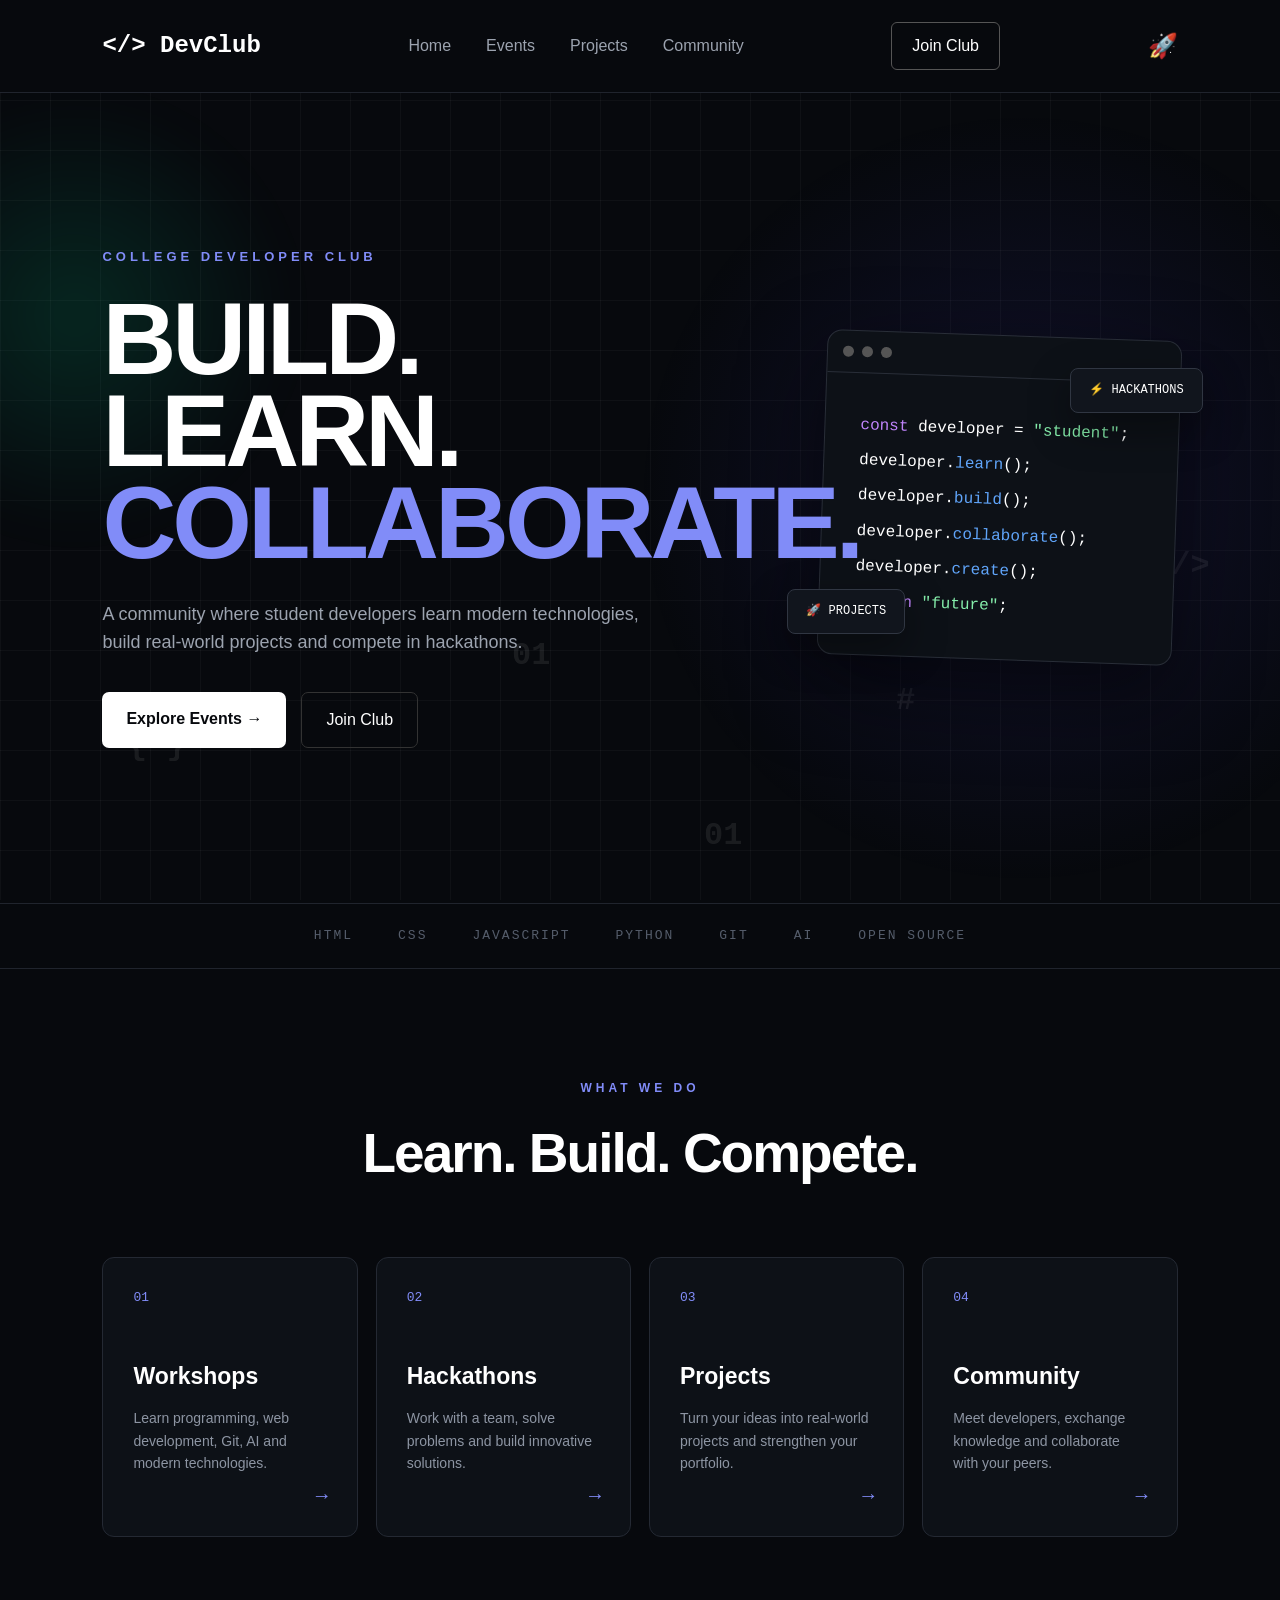
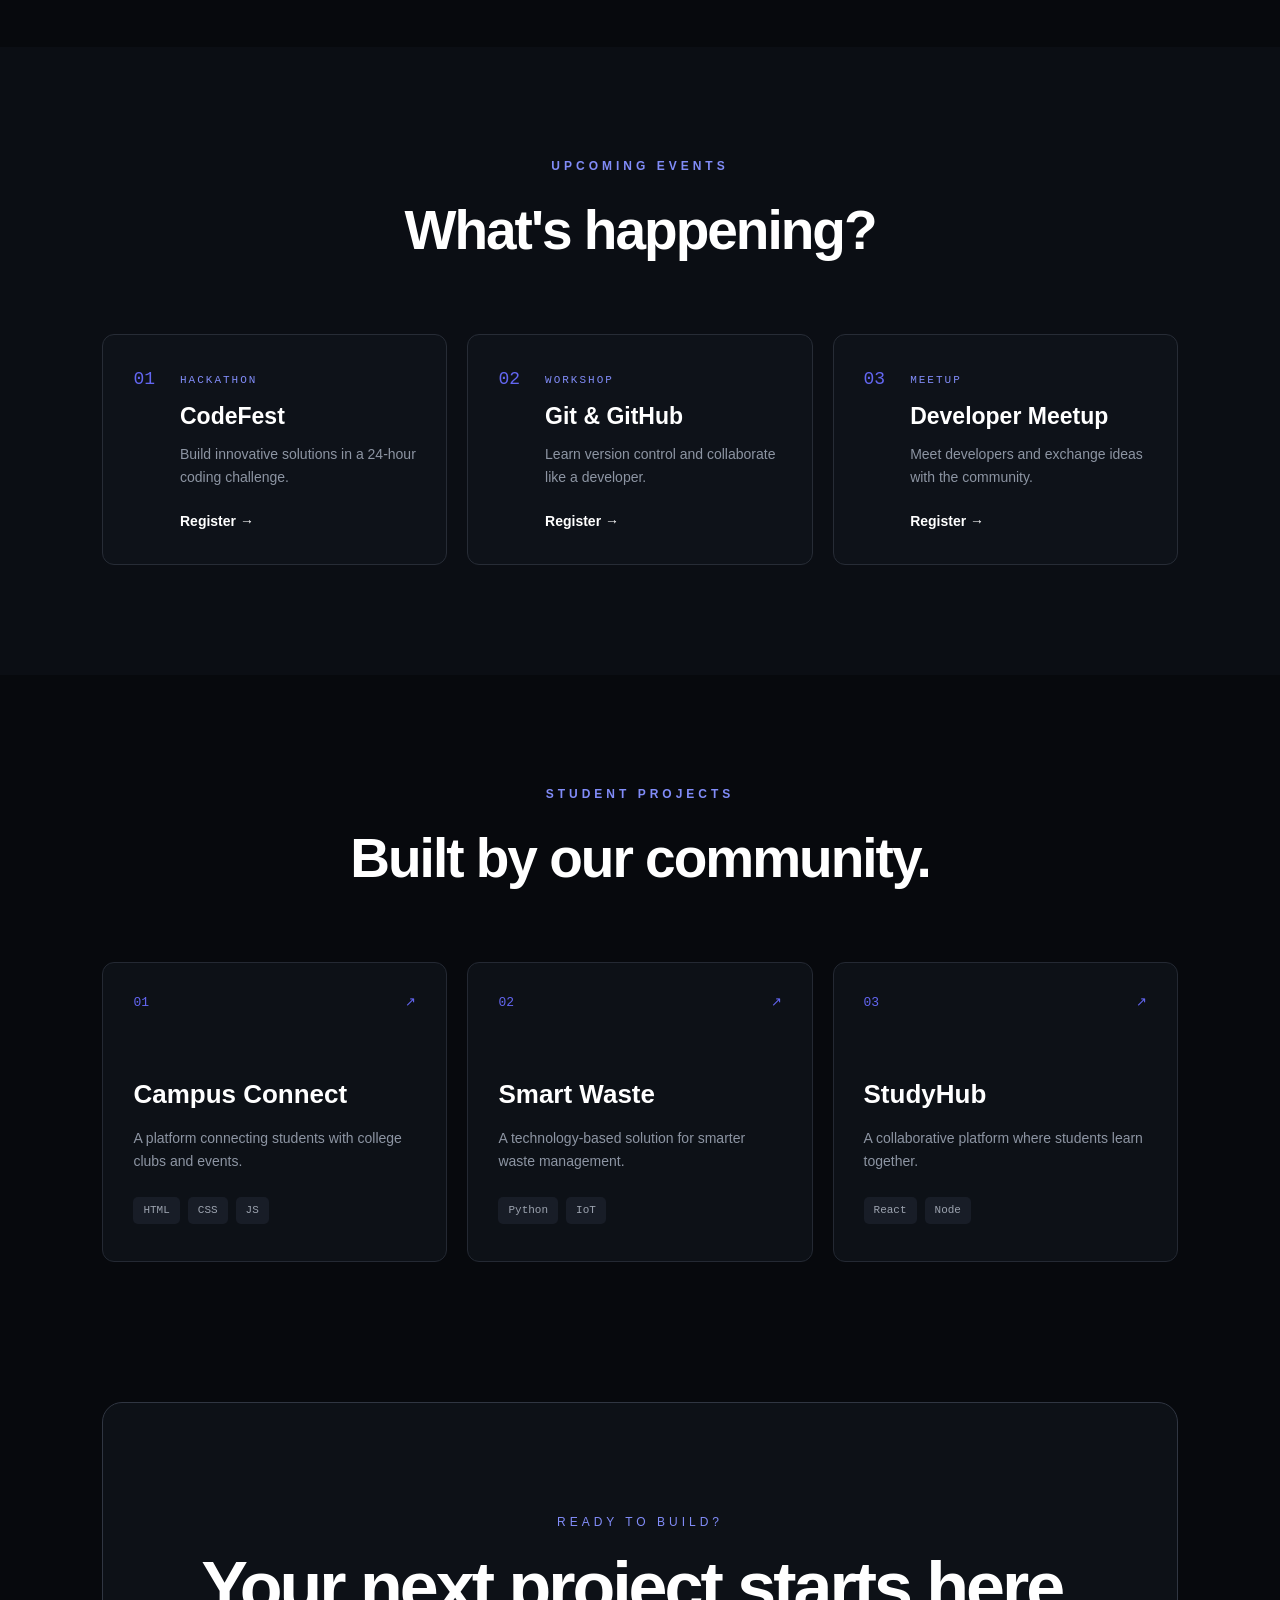
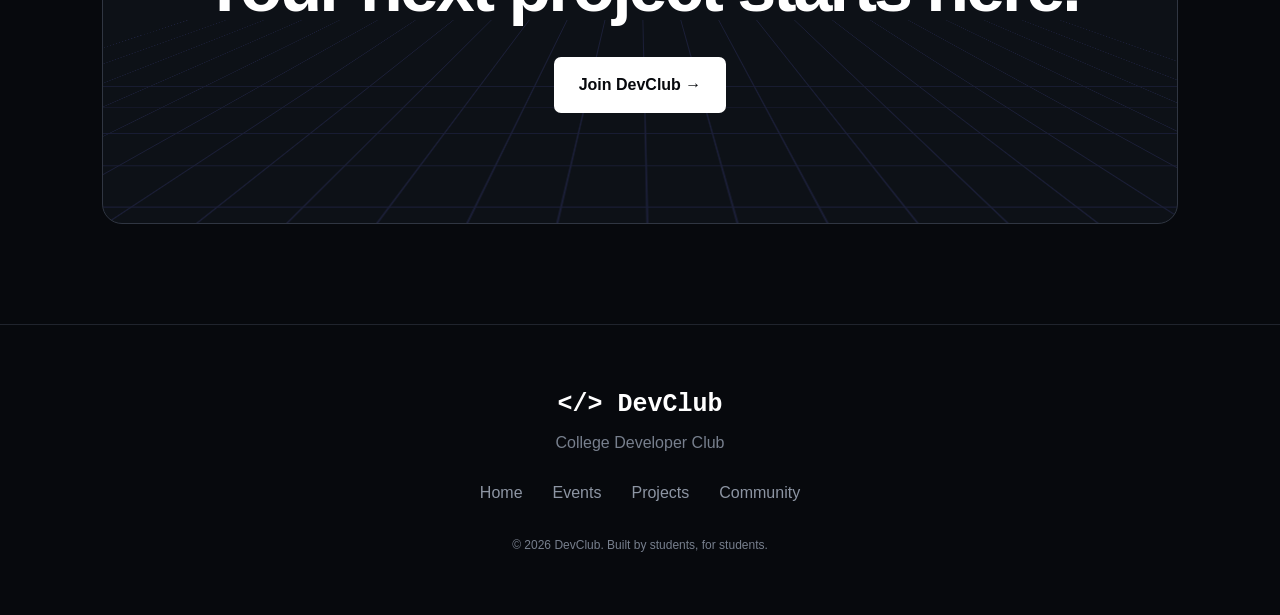
<file: index.html>
<!DOCTYPE html>
<html lang="en">

<head>
    <meta charset="UTF-8">
    <meta name="viewport" content="width=device-width, initial-scale=1.0">

    <title>DevClub | College Developer Club</title>

    <link rel="stylesheet" href="style.css">
</head>

<body>
    <div class="animated-bg">
    <span class="code-symbol">{ }</span>
    <span class="code-symbol">&lt;/&gt;</span>
    <span class="code-symbol">01</span>
    <span class="code-symbol">01</span>
    <span class="code-symbol">#</span>
    <span class="code-symbol">()</span>
    <span class="code-symbol">&lt;/&gt;</span>
    <span class="code-symbol">;</span>
</div>

    <!-- ================= NAVBAR ================= -->

    <header>
        <nav class="navbar">

            <div class="logo">
                &lt;/&gt; DevClub
            </div>

            <div class="nav-links">
                <a href="#home">Home</a>
                <a href="#events">Events</a>
                <a href="#projects">Projects</a>
                <a href="#community">Community</a>
            </div>

            <a href="#join" class="nav-button">
                Join Club
            </a>
            <span class="rocket">
    🚀
    <span class="flame">🔥</span>
</span>
        </nav>
    </header>


    <!-- ================= HERO ================= -->

    <main>

        <section class="hero" id="home">

            <div class="hero-content">

                <p class="eyebrow">
                    COLLEGE DEVELOPER CLUB
                </p>

                <h1>
                    BUILD.<br>
                    LEARN.<br>
                    <span>COLLABORATE.</span>
                </h1>

                <p class="hero-text">
                    A community where student developers
                    learn modern technologies, build real-world
                    projects and compete in hackathons.
                </p>

                <div class="hero-buttons">

                    <a href="#events" class="primary-btn">
                        Explore Events →
                    </a>

                    <a href="#join" class="secondary-btn">
                        Join Club
                    </a>

                </div>

            </div>


            <!-- CODE VISUAL -->

            <div class="hero-visual">

                <div class="code-window">

                    <div class="window-bar">

                        <span></span>
                        <span></span>
                        <span></span>

                    </div>

                    <div class="code-content">

                        <p>
                            <span class="purple">const</span>
                            developer =
                            <span class="green">"student"</span>;
                        </p>

                        <p>
                            developer.<span class="blue">learn</span>();
                        </p>

                        <p>
                            developer.<span class="blue">build</span>();
                        </p>

                        <p>
                            developer.<span class="blue">collaborate</span>();
                        </p>

                        <p>
                            developer.<span class="blue">create</span>();
                        </p>

                        <p>
                            <span class="purple">return</span>
                            <span class="green">"future"</span>;
                        </p>

                    </div>

                </div>

                <div class="floating-card card-one">
                    ⚡ HACKATHONS
                </div>

                <div class="floating-card card-two">
                    🚀 PROJECTS
                </div>

            </div>

        </section>


        <!-- ================= MARQUEE ================= -->

        <div class="tech-strip">

            <span>HTML</span>
            <span>CSS</span>
            <span>JAVASCRIPT</span>
            <span>PYTHON</span>
            <span>GIT</span>
            <span>AI</span>
            <span>OPEN SOURCE</span>

        </div>


        <!-- ================= WHAT WE DO ================= -->

        <section class="section" id="community">

            <div class="section-heading">

                <p>WHAT WE DO</p>

                <h2>
                    Learn. Build. Compete.
                </h2>

            </div>


            <div class="feature-grid">

                <div class="feature-card">

                    <div class="icon">01</div>

                    <h3>Workshops</h3>

                    <p>
                        Learn programming, web development,
                        Git, AI and modern technologies.
                    </p>

                    <span class="arrow">→</span>

                </div>


                <div class="feature-card">

                    <div class="icon">02</div>

                    <h3>Hackathons</h3>

                    <p>
                        Work with a team, solve problems
                        and build innovative solutions.
                    </p>

                    <span class="arrow">→</span>

                </div>


                <div class="feature-card">

                    <div class="icon">03</div>

                    <h3>Projects</h3>

                    <p>
                        Turn your ideas into real-world
                        projects and strengthen your portfolio.
                    </p>

                    <span class="arrow">→</span>

                </div>


                <div class="feature-card">

                    <div class="icon">04</div>

                    <h3>Community</h3>

                    <p>
                        Meet developers, exchange knowledge
                        and collaborate with your peers.
                    </p>

                    <span class="arrow">→</span>

                </div>

            </div>

        </section>


        <!-- ================= EVENTS ================= -->

        <section class="section dark-section" id="events">

            <div class="section-heading">

                <p>UPCOMING EVENTS</p>

                <h2>
                    What's happening?
                </h2>

            </div>


            <div class="events-grid">

                <div class="event-card">

                    <div class="event-number">
                        01
                    </div>

                    <div>

                        <span class="event-tag">
                            HACKATHON
                        </span>

                        <h3>
                            CodeFest
                        </h3>

                        <p>
                            Build innovative solutions
                            in a 24-hour coding challenge.
                        </p>

                        <a href="#">
                            Register →
                        </a>

                    </div>

                </div>


                <div class="event-card">

                    <div class="event-number">
                        02
                    </div>

                    <div>

                        <span class="event-tag">
                            WORKSHOP
                        </span>

                        <h3>
                            Git & GitHub
                        </h3>

                        <p>
                            Learn version control and
                            collaborate like a developer.
                        </p>

                        <a href="#">
                            Register →
                        </a>

                    </div>

                </div>


                <div class="event-card">

                    <div class="event-number">
                        03
                    </div>

                    <div>

                        <span class="event-tag">
                            MEETUP
                        </span>

                        <h3>
                            Developer Meetup
                        </h3>

                        <p>
                            Meet developers and exchange
                            ideas with the community.
                        </p>

                        <a href="#">
                            Register →
                        </a>

                    </div>

                </div>

            </div>

        </section>


        <!-- ================= PROJECTS ================= -->

        <section class="section" id="projects">

            <div class="section-heading">

                <p>STUDENT PROJECTS</p>

                <h2>
                    Built by our community.
                </h2>

            </div>


            <div class="project-grid">


                <div class="project-card">

                    <div class="project-top">
                        <span>01</span>
                        <span>↗</span>
                    </div>

                    <h3>
                        Campus Connect
                    </h3>

                    <p>
                        A platform connecting students
                        with college clubs and events.
                    </p>

                    <div class="tags">
                        <span>HTML</span>
                        <span>CSS</span>
                        <span>JS</span>
                    </div>

                </div>


                <div class="project-card">

                    <div class="project-top">
                        <span>02</span>
                        <span>↗</span>
                    </div>

                    <h3>
                        Smart Waste
                    </h3>

                    <p>
                        A technology-based solution for
                        smarter waste management.
                    </p>

                    <div class="tags">
                        <span>Python</span>
                        <span>IoT</span>
                    </div>

                </div>


                <div class="project-card">

                    <div class="project-top">
                        <span>03</span>
                        <span>↗</span>
                    </div>

                    <h3>
                        StudyHub
                    </h3>

                    <p>
                        A collaborative platform where
                        students learn together.
                    </p>

                    <div class="tags">
                        <span>React</span>
                        <span>Node</span>
                    </div>

                </div>


            </div>

        </section>


        <!-- ================= JOIN ================= -->

        <section class="join-section" id="join">

            <div class="join-content">

                <p>
                    READY TO BUILD?
                </p>

                <h2>
                    Your next project
                    starts here.
                </h2>

                <a href="#" class="join-btn">
                    Join DevClub →
                </a>

            </div>

            <div class="grid-background"></div>

        </section>


    </main>


    <!-- ================= FOOTER ================= -->

    <footer>

        <div class="footer-logo">
            &lt;/&gt; DevClub
        </div>

        <p>
            College Developer Club
        </p>

        <div class="footer-links">

            <a href="#home">Home</a>
            <a href="#events">Events</a>
            <a href="#projects">Projects</a>
            <a href="#community">Community</a>

        </div>

        <p class="copyright">
            © 2026 DevClub. Built by students, for students.
        </p>

    </footer>

</body>

</html>
</file>
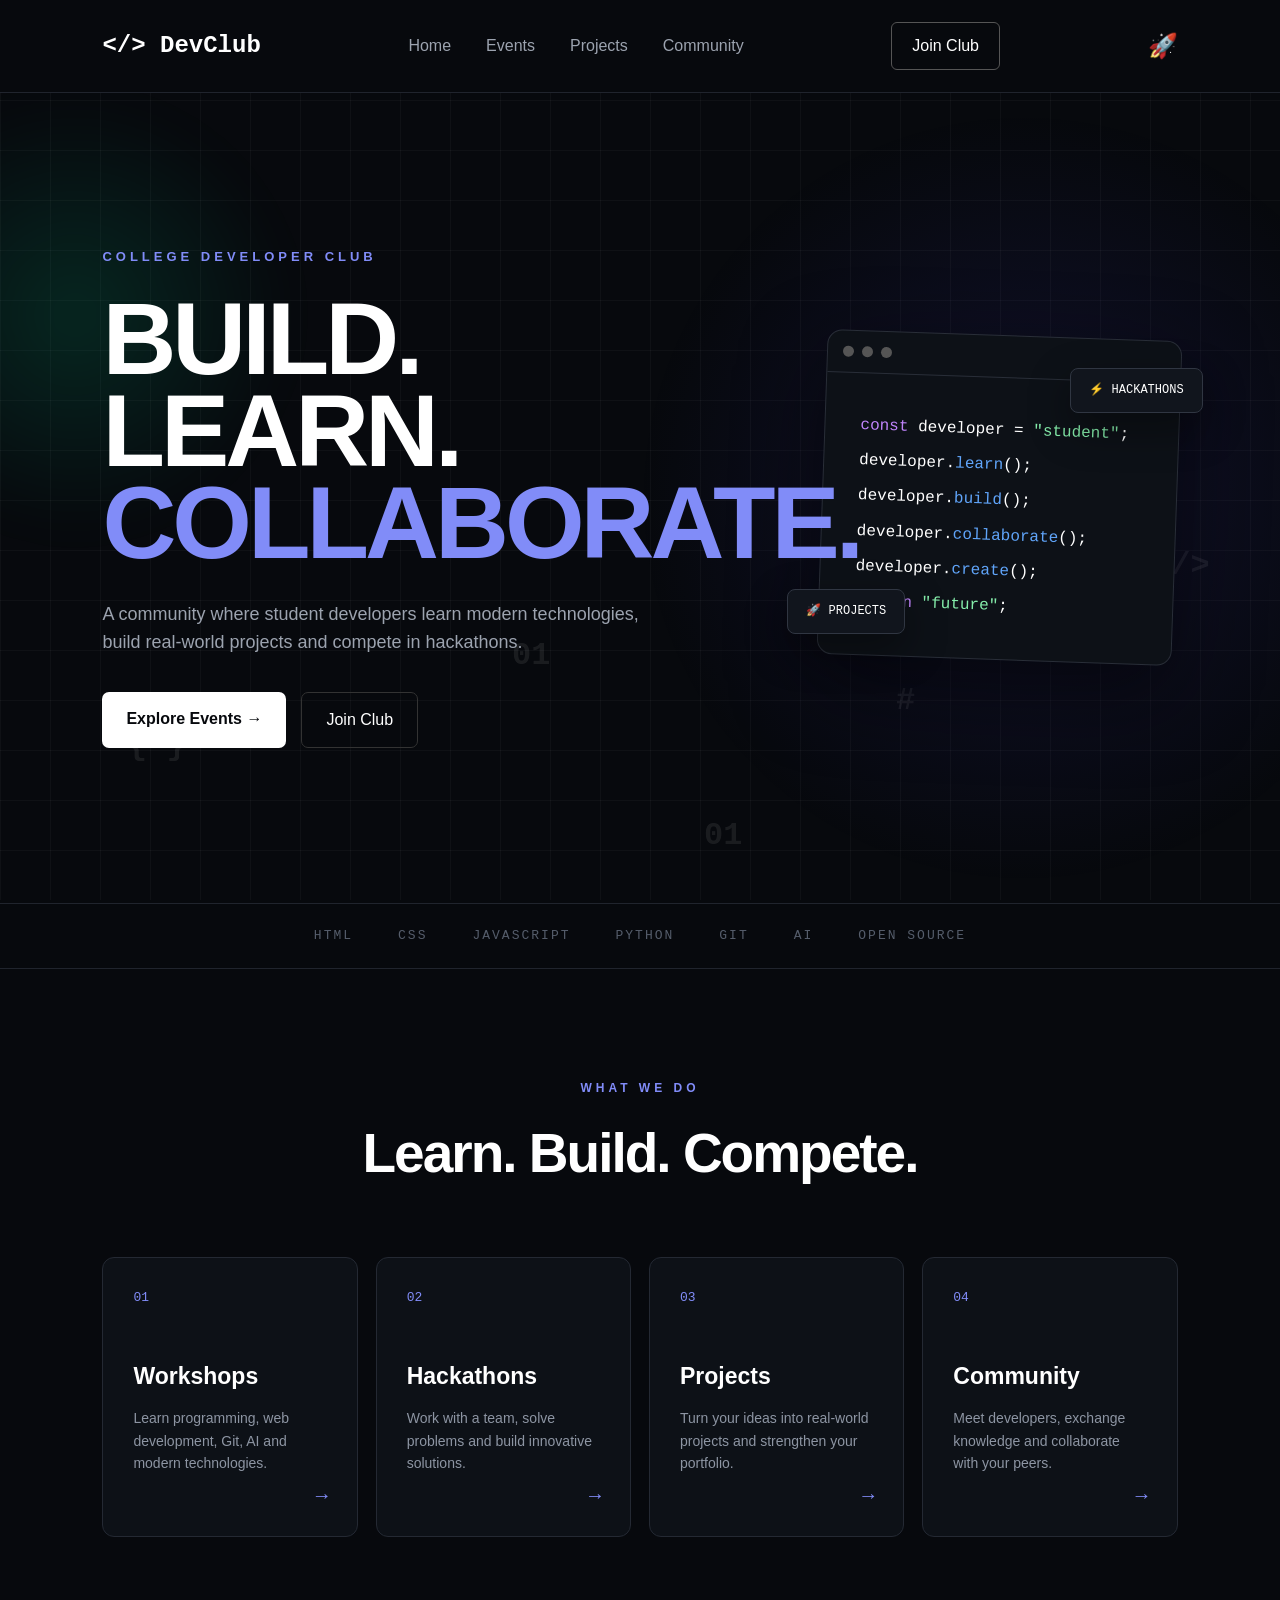
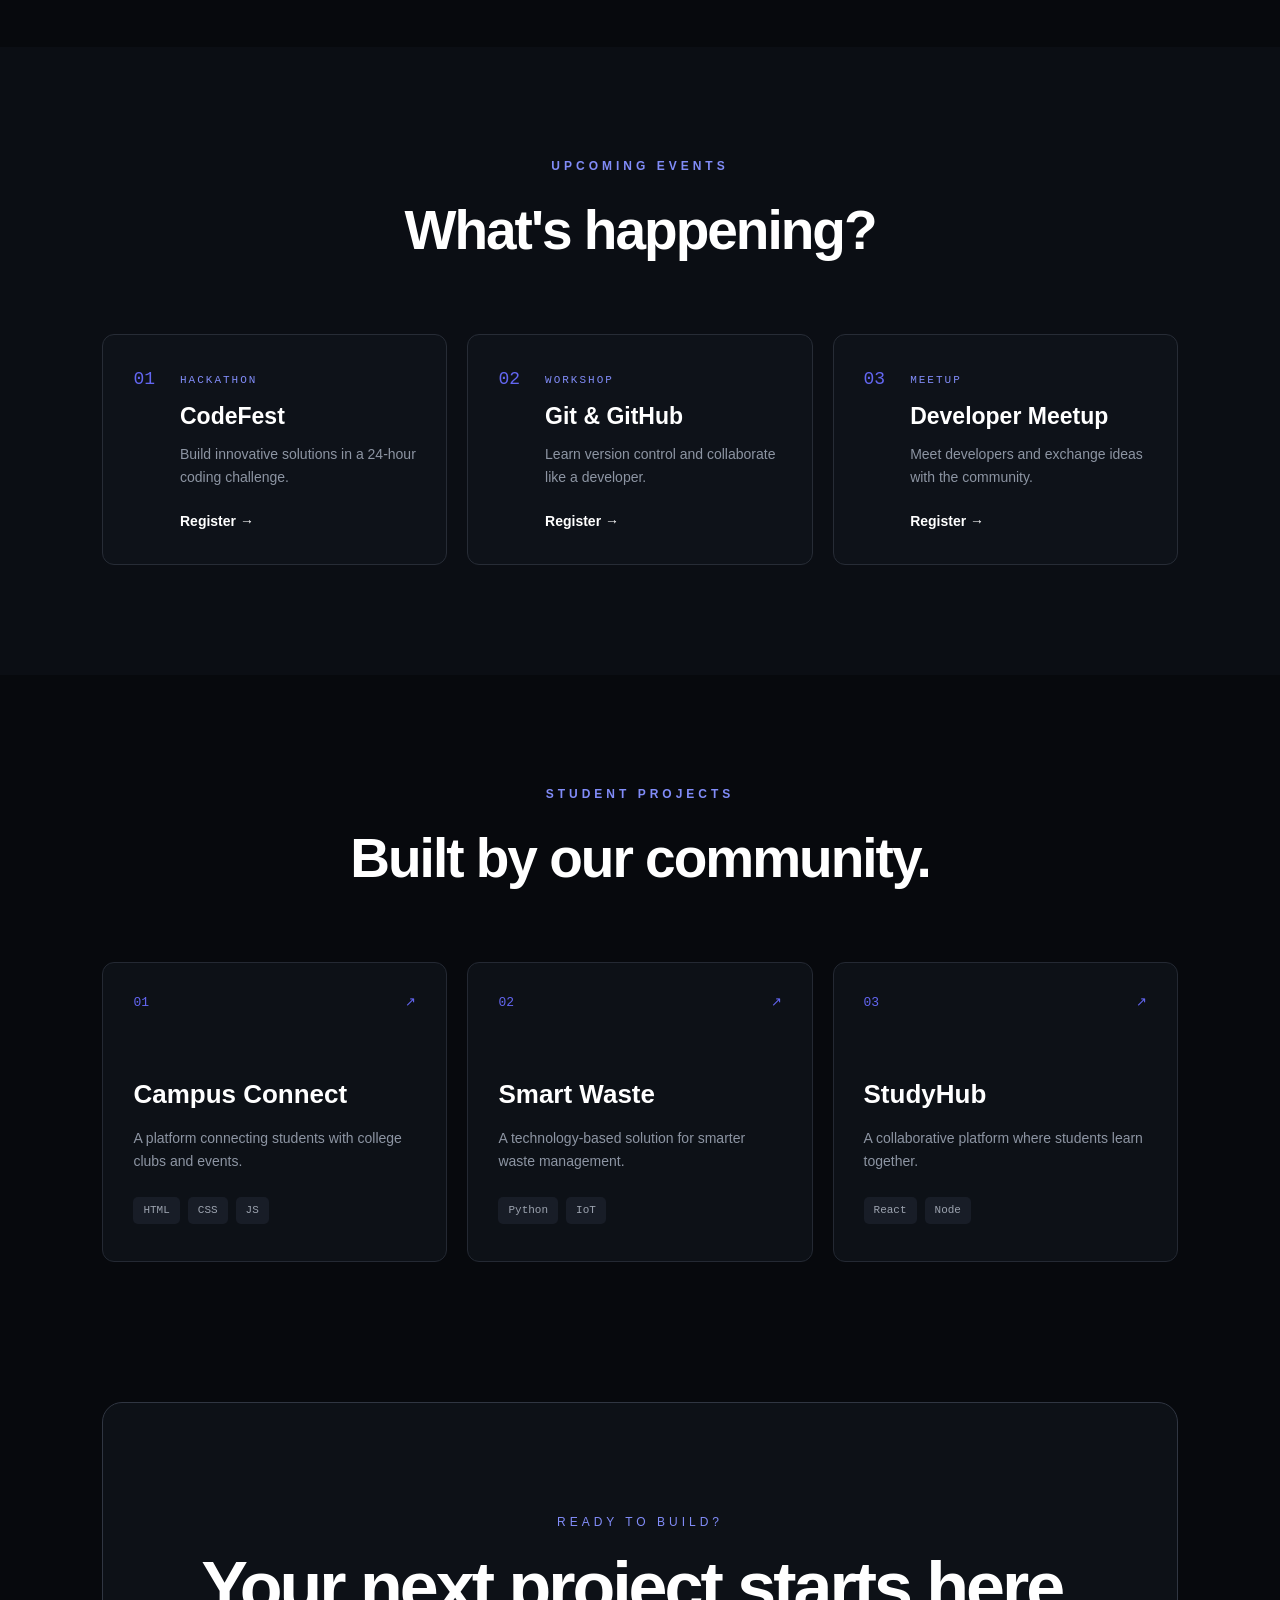
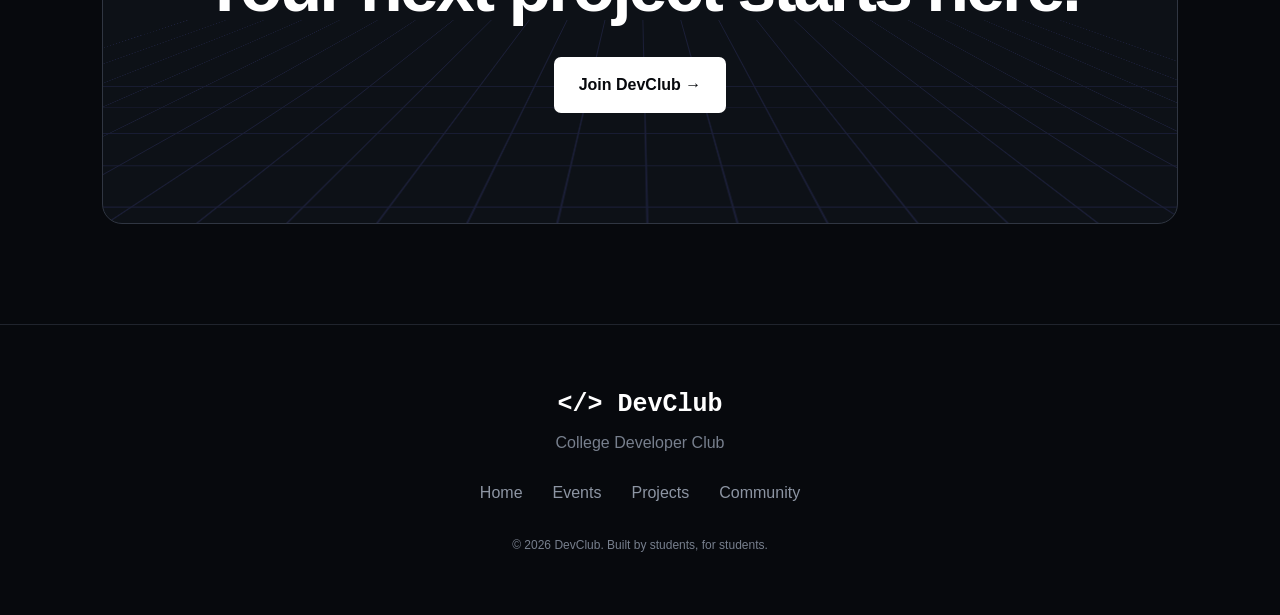
<file: nirman.html>
<!DOCTYPE html>
<html lang="en">

<head>
    <meta charset="UTF-8">
    <meta name="viewport" content="width=device-width, initial-scale=1.0">

    <title>DevClub | College Developer Club</title>

    <link rel="stylesheet" href="style.css">
</head>

<body>
    <div class="animated-bg">
    <span class="code-symbol">{ }</span>
    <span class="code-symbol">&lt;/&gt;</span>
    <span class="code-symbol">01</span>
    <span class="code-symbol">01</span>
    <span class="code-symbol">#</span>
    <span class="code-symbol">()</span>
    <span class="code-symbol">&lt;/&gt;</span>
    <span class="code-symbol">;</span>
</div>

    <!-- ================= NAVBAR ================= -->

    <header>
        <nav class="navbar">

            <div class="logo">
                &lt;/&gt; DevClub
            </div>

            <div class="nav-links">
                <a href="#home">Home</a>
                <a href="#events">Events</a>
                <a href="#projects">Projects</a>
                <a href="#community">Community</a>
            </div>

            <a href="#join" class="nav-button">
                Join Club
            </a>
            <span class="rocket">
    🚀
    <span class="flame">🔥</span>
</span>
        </nav>
    </header>


    <!-- ================= HERO ================= -->

    <main>

        <section class="hero" id="home">

            <div class="hero-content">

                <p class="eyebrow">
                    COLLEGE DEVELOPER CLUB
                </p>

                <h1>
                    BUILD.<br>
                    LEARN.<br>
                    <span>COLLABORATE.</span>
                </h1>

                <p class="hero-text">
                    A community where student developers
                    learn modern technologies, build real-world
                    projects and compete in hackathons.
                </p>

                <div class="hero-buttons">

                    <a href="#events" class="primary-btn">
                        Explore Events →
                    </a>

                    <a href="#join" class="secondary-btn">
                        Join Club
                    </a>

                </div>

            </div>


            <!-- CODE VISUAL -->

            <div class="hero-visual">

                <div class="code-window">

                    <div class="window-bar">

                        <span></span>
                        <span></span>
                        <span></span>

                    </div>

                    <div class="code-content">

                        <p>
                            <span class="purple">const</span>
                            developer =
                            <span class="green">"student"</span>;
                        </p>

                        <p>
                            developer.<span class="blue">learn</span>();
                        </p>

                        <p>
                            developer.<span class="blue">build</span>();
                        </p>

                        <p>
                            developer.<span class="blue">collaborate</span>();
                        </p>

                        <p>
                            developer.<span class="blue">create</span>();
                        </p>

                        <p>
                            <span class="purple">return</span>
                            <span class="green">"future"</span>;
                        </p>

                    </div>

                </div>

                <div class="floating-card card-one">
                    ⚡ HACKATHONS
                </div>

                <div class="floating-card card-two">
                    🚀 PROJECTS
                </div>

            </div>

        </section>


        <!-- ================= MARQUEE ================= -->

        <div class="tech-strip">

            <span>HTML</span>
            <span>CSS</span>
            <span>JAVASCRIPT</span>
            <span>PYTHON</span>
            <span>GIT</span>
            <span>AI</span>
            <span>OPEN SOURCE</span>

        </div>


        <!-- ================= WHAT WE DO ================= -->

        <section class="section" id="community">

            <div class="section-heading">

                <p>WHAT WE DO</p>

                <h2>
                    Learn. Build. Compete.
                </h2>

            </div>


            <div class="feature-grid">

                <div class="feature-card">

                    <div class="icon">01</div>

                    <h3>Workshops</h3>

                    <p>
                        Learn programming, web development,
                        Git, AI and modern technologies.
                    </p>

                    <span class="arrow">→</span>

                </div>


                <div class="feature-card">

                    <div class="icon">02</div>

                    <h3>Hackathons</h3>

                    <p>
                        Work with a team, solve problems
                        and build innovative solutions.
                    </p>

                    <span class="arrow">→</span>

                </div>


                <div class="feature-card">

                    <div class="icon">03</div>

                    <h3>Projects</h3>

                    <p>
                        Turn your ideas into real-world
                        projects and strengthen your portfolio.
                    </p>

                    <span class="arrow">→</span>

                </div>


                <div class="feature-card">

                    <div class="icon">04</div>

                    <h3>Community</h3>

                    <p>
                        Meet developers, exchange knowledge
                        and collaborate with your peers.
                    </p>

                    <span class="arrow">→</span>

                </div>

            </div>

        </section>


        <!-- ================= EVENTS ================= -->

        <section class="section dark-section" id="events">

            <div class="section-heading">

                <p>UPCOMING EVENTS</p>

                <h2>
                    What's happening?
                </h2>

            </div>


            <div class="events-grid">

                <div class="event-card">

                    <div class="event-number">
                        01
                    </div>

                    <div>

                        <span class="event-tag">
                            HACKATHON
                        </span>

                        <h3>
                            CodeFest
                        </h3>

                        <p>
                            Build innovative solutions
                            in a 24-hour coding challenge.
                        </p>

                        <a href="#">
                            Register →
                        </a>

                    </div>

                </div>


                <div class="event-card">

                    <div class="event-number">
                        02
                    </div>

                    <div>

                        <span class="event-tag">
                            WORKSHOP
                        </span>

                        <h3>
                            Git & GitHub
                        </h3>

                        <p>
                            Learn version control and
                            collaborate like a developer.
                        </p>

                        <a href="#">
                            Register →
                        </a>

                    </div>

                </div>


                <div class="event-card">

                    <div class="event-number">
                        03
                    </div>

                    <div>

                        <span class="event-tag">
                            MEETUP
                        </span>

                        <h3>
                            Developer Meetup
                        </h3>

                        <p>
                            Meet developers and exchange
                            ideas with the community.
                        </p>

                        <a href="#">
                            Register →
                        </a>

                    </div>

                </div>

            </div>

        </section>


        <!-- ================= PROJECTS ================= -->

        <section class="section" id="projects">

            <div class="section-heading">

                <p>STUDENT PROJECTS</p>

                <h2>
                    Built by our community.
                </h2>

            </div>


            <div class="project-grid">


                <div class="project-card">

                    <div class="project-top">
                        <span>01</span>
                        <span>↗</span>
                    </div>

                    <h3>
                        Campus Connect
                    </h3>

                    <p>
                        A platform connecting students
                        with college clubs and events.
                    </p>

                    <div class="tags">
                        <span>HTML</span>
                        <span>CSS</span>
                        <span>JS</span>
                    </div>

                </div>


                <div class="project-card">

                    <div class="project-top">
                        <span>02</span>
                        <span>↗</span>
                    </div>

                    <h3>
                        Smart Waste
                    </h3>

                    <p>
                        A technology-based solution for
                        smarter waste management.
                    </p>

                    <div class="tags">
                        <span>Python</span>
                        <span>IoT</span>
                    </div>

                </div>


                <div class="project-card">

                    <div class="project-top">
                        <span>03</span>
                        <span>↗</span>
                    </div>

                    <h3>
                        StudyHub
                    </h3>

                    <p>
                        A collaborative platform where
                        students learn together.
                    </p>

                    <div class="tags">
                        <span>React</span>
                        <span>Node</span>
                    </div>

                </div>


            </div>

        </section>


        <!-- ================= JOIN ================= -->

        <section class="join-section" id="join">

            <div class="join-content">

                <p>
                    READY TO BUILD?
                </p>

                <h2>
                    Your next project
                    starts here.
                </h2>

                <a href="#" class="join-btn">
                    Join DevClub →
                </a>

            </div>

            <div class="grid-background"></div>

        </section>


    </main>


    <!-- ================= FOOTER ================= -->

    <footer>

        <div class="footer-logo">
            &lt;/&gt; DevClub
        </div>

        <p>
            College Developer Club
        </p>

        <div class="footer-links">

            <a href="#home">Home</a>
            <a href="#events">Events</a>
            <a href="#projects">Projects</a>
            <a href="#community">Community</a>

        </div>

        <p class="copyright">
            © 2026 DevClub. Built by students, for students.
        </p>

    </footer>

</body>

</html>
</file>
<file: style.css>
/* ================= RESET ================= */

* {
    margin: 0;
    padding: 0;
    box-sizing: border-box;
}


html {
    scroll-behavior: smooth;
}


body {
    font-family: Arial, Helvetica, sans-serif;

    background: #07090d;

    color: white;

    line-height: 1.6;

    overflow-x: hidden;
}


a {
    text-decoration: none;

    color: inherit;
}


/* ================= NAVBAR ================= */

.navbar {

    display: flex;

    justify-content: space-between;

    align-items: center;

    padding: 22px 8%;

    border-bottom: 1px solid #20242d;

    background: #07090d;

    position: sticky;

    top: 0;

    z-index: 100;
}


.logo {

    font-family: monospace;

    font-size: 24px;

    font-weight: bold;
}


.nav-links {

    display: flex;

    gap: 35px;
}


.nav-links a {

    color: #9ca3af;

    transition: 0.3s;
}


.nav-links a:hover {

    color: white;
}


.nav-button {

    padding: 10px 20px;

    border: 1px solid #555;

    border-radius: 6px;

    transition: 0.3s;
}


.nav-button:hover {

    background: white;

    color: #07090d;
}


/* ================= HERO ================= */

.hero {

    min-height: 90vh;

    display: flex;

    justify-content: space-between;

    align-items: center;

    gap: 70px;

    padding: 90px 8%;

    position: relative;

    background:

        radial-gradient(
            circle at 80% 50%,
            rgba(79, 70, 229, 0.15),
            transparent 35%
        );
}


.hero-content {

    max-width: 650px;

    z-index: 2;
}


.eyebrow {

    color: #818cf8;

    font-size: 13px;

    font-weight: bold;

    letter-spacing: 4px;

    margin-bottom: 25px;
}


.hero h1 {

    font-size: clamp(55px, 8vw, 105px);

    line-height: 0.9;

    letter-spacing: -4px;

    margin-bottom: 30px;
}


.hero h1 span {

    color: #818cf8;
}


.hero-text {

    max-width: 560px;

    color: #9ca3af;

    font-size: 18px;

    margin-bottom: 35px;
}


.hero-buttons {

    display: flex;

    gap: 15px;

    flex-wrap: wrap;
}


.primary-btn,
.secondary-btn {

    padding: 14px 24px;

    border-radius: 7px;

    transition: 0.3s;
}


.primary-btn {

    background: white;

    color: #07090d;

    font-weight: bold;
}


.primary-btn:hover {

    transform: translateY(-4px);

    box-shadow: 0 10px 30px rgba(255,255,255,0.15);
}


.secondary-btn {

    border: 1px solid #333;

    color: white;
}


.secondary-btn:hover {

    border-color: #818cf8;

    color: #818cf8;
}


/* ================= CODE WINDOW ================= */

.hero-visual {

    width: 470px;

    position: relative;
}


.code-window {

    background: #0d1117;

    border: 1px solid #292e38;

    border-radius: 15px;

    overflow: hidden;

    box-shadow:
        0 30px 80px rgba(0,0,0,0.5);

    transform: rotate(2deg);

    transition: 0.5s;
}


.code-window:hover {

    transform: rotate(0deg) translateY(-8px);
}


.window-bar {

    display: flex;

    gap: 8px;

    padding: 15px;

    border-bottom: 1px solid #292e38;
}


.window-bar span {

    width: 11px;

    height: 11px;

    border-radius: 50%;

    background: #555;
}


.code-content {

    padding: 35px;

    font-family: monospace;

    font-size: 16px;

    line-height: 2.2;
}


.purple {

    color: #c084fc;
}


.green {

    color: #86efac;
}


.blue {

    color: #60a5fa;
}


/* ================= FLOATING CARDS ================= */

.floating-card {

    position: absolute;

    padding: 12px 18px;

    background: #11151d;

    border: 1px solid #303642;

    border-radius: 8px;

    font-family: monospace;

    font-size: 12px;

    box-shadow: 0 15px 40px rgba(0,0,0,0.4);

    animation: float 3s ease-in-out infinite;
}


.card-one {

    top: 10%;

    right: -25px;
}


.card-two {

    bottom: 8%;

    left: -35px;

    animation-delay: 1s;
}


@keyframes float {

    0%,
    100% {

        transform: translateY(0);

    }

    50% {

        transform: translateY(-12px);

    }
}


/* ================= TECH STRIP ================= */

.tech-strip {

    display: flex;

    justify-content: center;

    gap: 45px;

    flex-wrap: wrap;

    padding: 22px 8%;

    border-top: 1px solid #20242d;

    border-bottom: 1px solid #20242d;

    color: #555d6b;

    font-family: monospace;

    font-size: 13px;

    letter-spacing: 2px;
}


/* ================= SECTIONS ================= */

.section {

    padding: 110px 8%;
}


.dark-section {

    background: #0b0e14;
}


.section-heading {

    text-align: center;

    margin-bottom: 60px;
}


.section-heading p {

    color: #818cf8;

    font-size: 12px;

    letter-spacing: 4px;

    font-weight: bold;
}


.section-heading h2 {

    font-size: clamp(35px, 5vw, 55px);

    margin-top: 10px;

    letter-spacing: -2px;
}


/* ================= FEATURES ================= */

.feature-grid {

    display: grid;

    grid-template-columns:
        repeat(4, 1fr);

    gap: 18px;
}


.feature-card {

    position: relative;

    min-height: 280px;

    padding: 30px;

    border: 1px solid #242933;

    border-radius: 12px;

    background: #0d1117;

    transition: 0.4s;

    overflow: hidden;
}


.feature-card:hover {

    transform: translateY(-8px);

    border-color: #6366f1;

    background: #10141d;
}


.icon {

    font-family: monospace;

    color: #818cf8;

    margin-bottom: 50px;
}


.feature-card h3 {

    font-size: 23px;

    margin-bottom: 12px;
}


.feature-card p {

    color: #8d95a3;

    font-size: 14px;
}


.arrow {

    position: absolute;

    bottom: 25px;

    right: 25px;

    font-size: 20px;

    color: #818cf8;
}


/* ================= EVENTS ================= */

.events-grid {

    display: grid;

    grid-template-columns:
        repeat(3, 1fr);

    gap: 20px;
}


.event-card {

    display: flex;

    gap: 25px;

    padding: 30px;

    border: 1px solid #272c36;

    border-radius: 12px;

    background: #0e1219;

    transition: 0.3s;
}


.event-card:hover {

    transform: translateY(-5px);

    border-color: #6366f1;
}


.event-number {

    color: #6366f1;

    font-family: monospace;

    font-size: 18px;
}


.event-tag {

    color: #818cf8;

    font-family: monospace;

    font-size: 11px;

    letter-spacing: 2px;
}


.event-card h3 {

    font-size: 23px;

    margin: 8px 0;
}


.event-card p {

    color: #8d95a3;

    font-size: 14px;

    margin-bottom: 20px;
}


.event-card a {

    font-size: 14px;

    font-weight: bold;
}


/* ================= PROJECTS ================= */

.project-grid {

    display: grid;

    grid-template-columns:
        repeat(3, 1fr);

    gap: 20px;
}


.project-card {

    min-height: 300px;

    padding: 30px;

    border: 1px solid #242933;

    border-radius: 12px;

    background: #0d1117;

    transition: 0.4s;
}


.project-card:hover {

    transform: translateY(-8px);

    border-color: #6366f1;
}


.project-top {

    display: flex;

    justify-content: space-between;

    color: #6366f1;

    font-family: monospace;

    margin-bottom: 60px;
}


.project-card h3 {

    font-size: 26px;

    margin-bottom: 12px;
}


.project-card p {

    color: #8d95a3;

    font-size: 14px;

    margin-bottom: 25px;
}


.tags {

    display: flex;

    gap: 8px;

    flex-wrap: wrap;
}


.tags span {

    padding: 5px 10px;

    background: #181d27;

    border-radius: 5px;

    color: #9ca3af;

    font-family: monospace;

    font-size: 11px;
}


/* ================= JOIN ================= */

.join-section {

    position: relative;

    margin: 30px 8% 100px;

    padding: 110px 30px;

    text-align: center;

    border: 1px solid #303642;

    border-radius: 20px;

    overflow: hidden;

    background: #0d1117;
}


.join-content {

    position: relative;

    z-index: 2;
}


.join-content p {

    color: #818cf8;

    letter-spacing: 4px;

    font-size: 12px;
}


.join-content h2 {

    font-size: clamp(40px, 6vw, 70px);

    line-height: 1;

    letter-spacing: -3px;

    margin: 20px 0 35px;
}


.join-btn {

    display: inline-block;

    padding: 15px 25px;

    background: white;

    color: #07090d;

    border-radius: 7px;

    font-weight: bold;

    transition: 0.3s;
}


.join-btn:hover {

    transform: translateY(-4px);

    box-shadow: 0 10px 30px rgba(255,255,255,0.2);
}


/* ================= GRID BACKGROUND ================= */

.grid-background {

    position: absolute;

    inset: 0;

    opacity: 0.15;

    background-image:

        linear-gradient(#6366f1 1px, transparent 1px),

        linear-gradient(90deg, #6366f1 1px, transparent 1px);

    background-size: 45px 45px;

    transform: perspective(500px)
        rotateX(55deg)
        scale(2);

    transform-origin: center bottom;
}


/* ================= FOOTER ================= */

footer {

    padding: 60px 8%;

    text-align: center;

    border-top: 1px solid #20242d;
}


.footer-logo {

    font-family: monospace;

    font-size: 25px;

    font-weight: bold;

    margin-bottom: 5px;
}


footer > p {

    color: #777f8d;
}


.footer-links {

    display: flex;

    justify-content: center;

    gap: 30px;

    margin: 25px 0;
}


.footer-links a {

    color: #8d95a3;

    transition: 0.3s;
}


.footer-links a:hover {

    color: white;
}


.copyright {

    font-size: 12px;

    margin-top: 30px;
}


/* ================= RESPONSIVE ================= */

@media (max-width: 1000px) {

    .hero {

        flex-direction: column;

        text-align: center;

    }


    .hero-content {

        max-width: 750px;

    }


    .hero-text {

        margin-left: auto;

        margin-right: auto;

    }


    .hero-buttons {

        justify-content: center;

    }


    .hero-visual {

        width: 90%;

        max-width: 500px;

    }


    .feature-grid {

        grid-template-columns:
            repeat(2, 1fr);

    }


    .events-grid {

        grid-template-columns: 1fr;

    }


    .project-grid {

        grid-template-columns:
            repeat(2, 1fr);

    }

}


@media (max-width: 650px) {

    .navbar {

        padding: 18px 5%;

    }


    .nav-links {

        display: none;

    }


    .hero {

        padding: 70px 5%;

    }


    .hero h1 {

        font-size: 55px;

        letter-spacing: -2px;

    }


    .hero-text {

        font-size: 16px;

    }


    .hero-visual {

        width: 100%;

    }


    .floating-card {

        display: none;

    }


    .tech-strip {

        gap: 18px;

        font-size: 10px;

    }


    .section {

        padding: 75px 5%;

    }


    .feature-grid {

        grid-template-columns: 1fr;

    }


    .project-grid {

        grid-template-columns: 1fr;

    }


    .join-section {

        margin: 20px 5% 70px;

        padding: 75px 20px;

    }


    .join-content h2 {

        font-size: 42px;

    }


    .footer-links {

        flex-wrap: wrap;

        gap: 18px;

    }

}
/* ================================
   ANIMATED DEVELOPER BACKGROUND
================================ */

body {
    position: relative;
    overflow-x: hidden;
}

/* Moving grid */
body::before {
    content: "";
    position: fixed;
    inset: 0;
    z-index: -3;

    background-image:
        linear-gradient(rgba(255, 255, 255, 0.035) 1px, transparent 1px),
        linear-gradient(90deg, rgba(255, 255, 255, 0.035) 1px, transparent 1px);

    background-size: 50px 50px;

    animation: gridMove 12s linear infinite;
}

@keyframes gridMove {
    from {
        background-position: 0 0;
    }

    to {
        background-position: 50px 50px;
    }
}


/* Glowing moving orbs */

body::after {
    content: "";
    position: fixed;
    width: 450px;
    height: 450px;

    top: 10%;
    left: -150px;

    border-radius: 50%;

    background: radial-gradient(
        circle,
        rgba(0, 255, 180, 0.12),
        transparent 70%
    );

    filter: blur(20px);

    z-index: -2;

    animation: orbMove 12s ease-in-out infinite alternate;
}

@keyframes orbMove {
    0% {
        transform: translate(0, 0);
    }

    50% {
        transform: translate(70vw, 30vh);
    }

    100% {
        transform: translate(20vw, 70vh);
    }
}


/* Floating code symbols */

.animated-bg {
    position: fixed;
    inset: 0;

    pointer-events: none;

    overflow: hidden;

    z-index: -1;
}

.code-symbol {
    position: absolute;

    font-family: monospace;
    font-size: 32px;
    font-weight: bold;

    opacity: 0.08;

    animation: floatCode linear infinite;
}


/* Different positions */

.code-symbol:nth-child(1) {
    left: 10%;
    top: 80%;
    animation-duration: 12s;
}

.code-symbol:nth-child(2) {
    left: 25%;
    top: 100%;
    animation-duration: 16s;
}

.code-symbol:nth-child(3) {
    left: 40%;
    top: 70%;
    animation-duration: 13s;
}

.code-symbol:nth-child(4) {
    left: 55%;
    top: 90%;
    animation-duration: 18s;
}

.code-symbol:nth-child(5) {
    left: 70%;
    top: 75%;
    animation-duration: 15s;
}

.code-symbol:nth-child(6) {
    left: 82%;
    top: 100%;
    animation-duration: 11s;
}

.code-symbol:nth-child(7) {
    left: 90%;
    top: 60%;
    animation-duration: 17s;
}

.code-symbol:nth-child(8) {
    left: 50%;
    top: 110%;
    animation-duration: 14s;
}


@keyframes floatCode {

    0% {
        transform: translateY(0) rotate(0deg);
        opacity: 0;
    }

    10% {
        opacity: 0.08;
    }

    50% {
        transform: translateY(-50vh) rotate(90deg);
    }

    90% {
        opacity: 0.08;
    }

    100% {
        transform: translateY(-120vh) rotate(180deg);
        opacity: 0;
    }
}
/* =========================
   ROCKET LAUNCH BUTTON
========================= */

.launch-btn {
    position: relative;

    display: inline-flex;
    align-items: center;
    justify-content: center;
    gap: 12px;

    padding: 15px 30px;

    color: white;
    text-decoration: none;

    border: 1px solid rgba(255, 255, 255, 0.25);
    border-radius: 10px;

    background: rgba(255, 255, 255, 0.05);

    font-family: monospace;
    font-weight: bold;

    overflow: hidden;

    transition: 0.3s;
}


/* Button hover */

.launch-btn:hover {
    transform: translateY(-3px);

    box-shadow:
        0 0 20px rgba(0, 255, 180, 0.25);

    border-color: rgba(0, 255, 180, 0.6);
}


/* Rocket */

.rocket {
    display: inline-block;

    font-size: 24px;

    transition: transform 0.3s;
}


/* Rocket moves slightly on hover */

.launch-btn:hover .rocket {
    transform: translateY(-5px) rotate(-5deg);
}


/* =========================
   CLICK / PAGE TRANSITION
========================= */

.launch-btn:active .rocket {
    animation: rocketLaunch 1.2s forwards;
}


@keyframes rocketLaunch {

    0% {
        transform: translateY(0) scale(1);
    }

    20% {
        transform: translateY(5px) scale(1.05);
    }

    40% {
        transform: translateY(-20px) scale(1.1);
    }

    70% {
        transform: translateY(-100px) scale(1.15);
    }

    100% {
        transform: translateY(-500px) scale(0.7);
    }
}
.rocket {
    position: relative;
    display: inline-block;
}

.flame {
    position: absolute;

    left: 50%;
    top: 24px;

    transform: translateX(-50%);

    font-size: 14px;

    opacity: 0;

    transition: 0.2s;
}

.launch-btn:hover .flame {
    opacity: 0.7;
}

.launch-btn:active .flame {
    opacity: 1;
    animation: flame 0.15s infinite alternate;
}

@keyframes flame {
    from {
        transform: translateX(-50%) scale(0.8);
    }

    to {
        transform: translateX(-50%) scale(1.3);
    }
}
</file>
